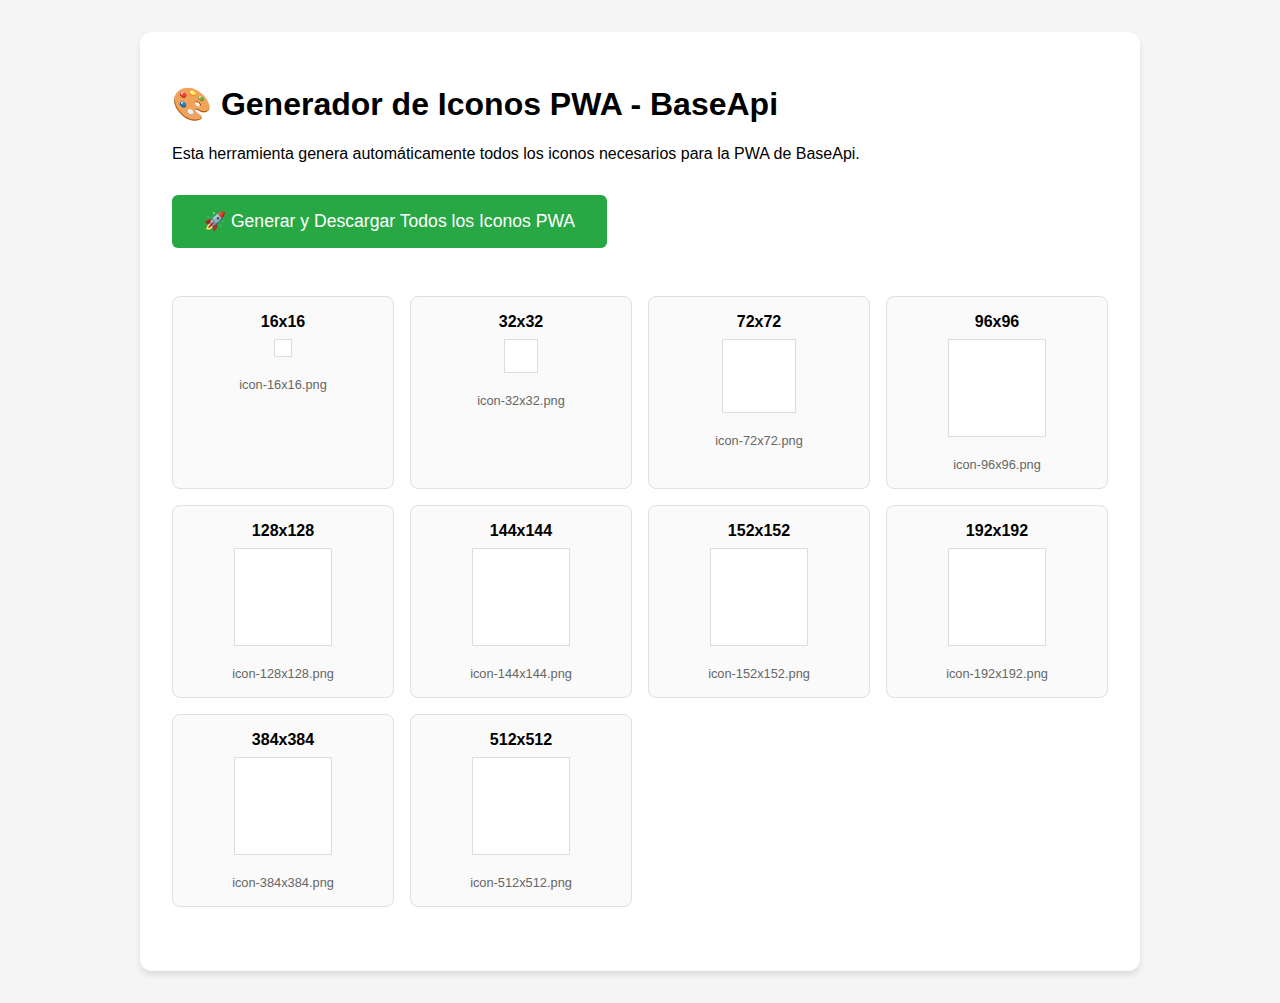
<file: wwwroot/generate-icons-png.html>
<!DOCTYPE html>
<html lang="es">
<head>
    <meta charset="UTF-8">
    <meta name="viewport" content="width=device-width, initial-scale=1.0">
    <title>Generar Iconos PWA - BaseApi</title>
    <style>
        body {
            font-family: 'Segoe UI', Tahoma, Geneva, Verdana, sans-serif;
            max-width: 1000px;
            margin: 0 auto;
            padding: 2rem;
            background: #f5f5f5;
        }
        
        .generator {
            background: white;
            padding: 2rem;
            border-radius: 12px;
            box-shadow: 0 4px 6px rgba(0, 0, 0, 0.1);
        }
        
        .icon-preview {
            display: grid;
            grid-template-columns: repeat(auto-fit, minmax(200px, 1fr));
            gap: 1rem;
            margin: 2rem 0;
        }
        
        .icon-item {
            text-align: center;
            padding: 1rem;
            border: 1px solid #e0e0e0;
            border-radius: 8px;
            background: #fafafa;
        }
        
        .icon-item canvas {
            border: 1px solid #ddd;
            margin-bottom: 0.5rem;
            background: white;
        }
        
        .download-btn {
            padding: 0.5rem 1rem;
            background: #667eea;
            color: white;
            border: none;
            border-radius: 4px;
            cursor: pointer;
            margin: 0.25rem;
        }
        
        .download-btn:hover {
            background: #764ba2;
        }
        
        .download-all {
            padding: 1rem 2rem;
            font-size: 1.1rem;
            background: #28a745;
            color: white;
            border: none;
            border-radius: 6px;
            cursor: pointer;
            margin: 1rem 0;
        }
        
        .download-all:hover {
            background: #218838;
        }
        
        .status {
            padding: 1rem;
            margin: 1rem 0;
            border-radius: 6px;
            background: #d4edda;
            border: 1px solid #c3e6cb;
            color: #155724;
        }
    </style>
</head>
<body>
    <div class="generator">
        <h1>🎨 Generador de Iconos PWA - BaseApi</h1>
        <p>Esta herramienta genera automáticamente todos los iconos necesarios para la PWA de BaseApi.</p>
        
        <div id="status" class="status" style="display: none;">
            Iconos generados correctamente. Ahora puedes ver la opción de instalar PWA en tu navegador.
        </div>
        
        <button onclick="generateAndDownloadAll()" class="download-all">
            🚀 Generar y Descargar Todos los Iconos PWA
        </button>
        
        <div class="icon-preview" id="iconPreview">
            <!-- Los iconos se generarán aquí -->
        </div>
    </div>
    
    <script>
        // Tamaños necesarios para PWA completa
        const iconSizes = [
            16, 32, 72, 96, 128, 144, 152, 192, 384, 512
        ];
        
        function createIcon(size) {
            const canvas = document.createElement('canvas');
            const ctx = canvas.getContext('2d');
            
            canvas.width = size;
            canvas.height = size;
            
            // Crear gradiente de BaseApi
            const gradient = ctx.createLinearGradient(0, 0, size, size);
            gradient.addColorStop(0, '#667eea');
            gradient.addColorStop(1, '#764ba2');
            
            // Fondo con gradiente y bordes redondeados
            const radius = size * 0.125;
            ctx.fillStyle = gradient;
            roundRect(ctx, 0, 0, size, size, radius);
            ctx.fill();
            
            // Texto "BA" (BaseApi)
            ctx.fillStyle = 'white';
            ctx.font = `bold ${size * 0.375}px Arial, sans-serif`;
            ctx.textAlign = 'center';
            ctx.textBaseline = 'middle';
            ctx.fillText('BA', size / 2, size * 0.68);
            
            // Decoración superior - círculo
            ctx.fillStyle = 'rgba(255, 255, 255, 0.3)';
            ctx.beginPath();
            ctx.arc(size / 2, size * 0.31, size * 0.104, 0, 2 * Math.PI);
            ctx.fill();
            
            // Decoración superior - rectángulo
            ctx.fillStyle = 'rgba(255, 255, 255, 0.2)';
            const rectSize = size * 0.208;
            const rectRadius = size * 0.042;
            roundRect(ctx, (size - rectSize) / 2, size * 0.208, rectSize, rectSize, rectRadius);
            ctx.fill();
            
            return canvas;
        }
        
        function roundRect(ctx, x, y, width, height, radius) {
            ctx.beginPath();
            ctx.moveTo(x + radius, y);
            ctx.lineTo(x + width - radius, y);
            ctx.quadraticCurveTo(x + width, y, x + width, y + radius);
            ctx.lineTo(x + width, y + height - radius);
            ctx.quadraticCurveTo(x + width, y + height, x + width - radius, y + height);
            ctx.lineTo(x + radius, y + height);
            ctx.quadraticCurveTo(x, y + height, x, y + height - radius);
            ctx.lineTo(x, y + radius);
            ctx.quadraticCurveTo(x, y, x + radius, y);
            ctx.closePath();
        }
        
        function downloadCanvas(canvas, filename) {
            return new Promise((resolve) => {
                canvas.toBlob((blob) => {
                    const link = document.createElement('a');
                    link.download = filename;
                    link.href = URL.createObjectURL(blob);
                    link.click();
                    URL.revokeObjectURL(link.href);
                    resolve();
                }, 'image/png');
            });
        }
        
        async function generateAndDownloadAll() {
            const preview = document.getElementById('iconPreview');
            const statusDiv = document.getElementById('status');
            
            preview.innerHTML = '<p>Generando iconos...</p>';
            
            // Generar y mostrar iconos
            for (const size of iconSizes) {
                const canvas = createIcon(size);
                
                const iconItem = document.createElement('div');
                iconItem.className = 'icon-item';
                
                const displayCanvas = canvas.cloneNode();
                const displayCtx = displayCanvas.getContext('2d');
                displayCtx.drawImage(canvas, 0, 0);
                
                // Redimensionar para mostrar (máximo 96px)
                const displaySize = Math.min(96, size);
                displayCanvas.style.width = displaySize + 'px';
                displayCanvas.style.height = displaySize + 'px';
                
                iconItem.innerHTML = `
                    <div><strong>${size}x${size}</strong></div>
                    <div style="margin: 0.5rem 0;">${displayCanvas.outerHTML}</div>
                    <button class="download-btn" onclick="downloadIcon(${size})">
                        📥 Descargar
                    </button>
                `;
                
                preview.appendChild(iconItem);
                
                // Descargar automáticamente
                await downloadCanvas(canvas, `icon-${size}x${size}.png`);
                await new Promise(resolve => setTimeout(resolve, 100)); // Pequeña pausa
            }
            
            // Mostrar mensaje de éxito
            statusDiv.style.display = 'block';
            statusDiv.innerHTML = `
                ✅ <strong>¡Iconos generados exitosamente!</strong><br>
                📂 Se han descargado ${iconSizes.length} iconos PNG<br>
                📋 <strong>Próximos pasos:</strong><br>
                1. Mueve los archivos descargados a la carpeta <code>wwwroot/images/</code><br>
                2. Recarga la página principal de BaseApi<br>
                3. Verás la opción de "Instalar" en la barra de direcciones
            `;
        }
        
        function downloadIcon(size) {
            const canvas = createIcon(size);
            downloadCanvas(canvas, `icon-${size}x${size}.png`);
        }
        
        // Auto-generar al cargar para vista previa
        window.addEventListener('load', () => {
            const preview = document.getElementById('iconPreview');
            iconSizes.forEach(size => {
                const canvas = createIcon(size);
                
                const iconItem = document.createElement('div');
                iconItem.className = 'icon-item';
                
                const displayCanvas = canvas.cloneNode();
                const displayCtx = displayCanvas.getContext('2d');
                displayCtx.drawImage(canvas, 0, 0);
                
                const displaySize = Math.min(96, size);
                displayCanvas.style.width = displaySize + 'px';
                displayCanvas.style.height = displaySize + 'px';
                
                iconItem.innerHTML = `
                    <div><strong>${size}x${size}</strong></div>
                    <div style="margin: 0.5rem 0;">${displayCanvas.outerHTML}</div>
                    <div style="font-size: 0.8rem; color: #666;">icon-${size}x${size}.png</div>
                `;
                
                preview.appendChild(iconItem);
            });
        });
    </script>
</body>
</html>
</file>
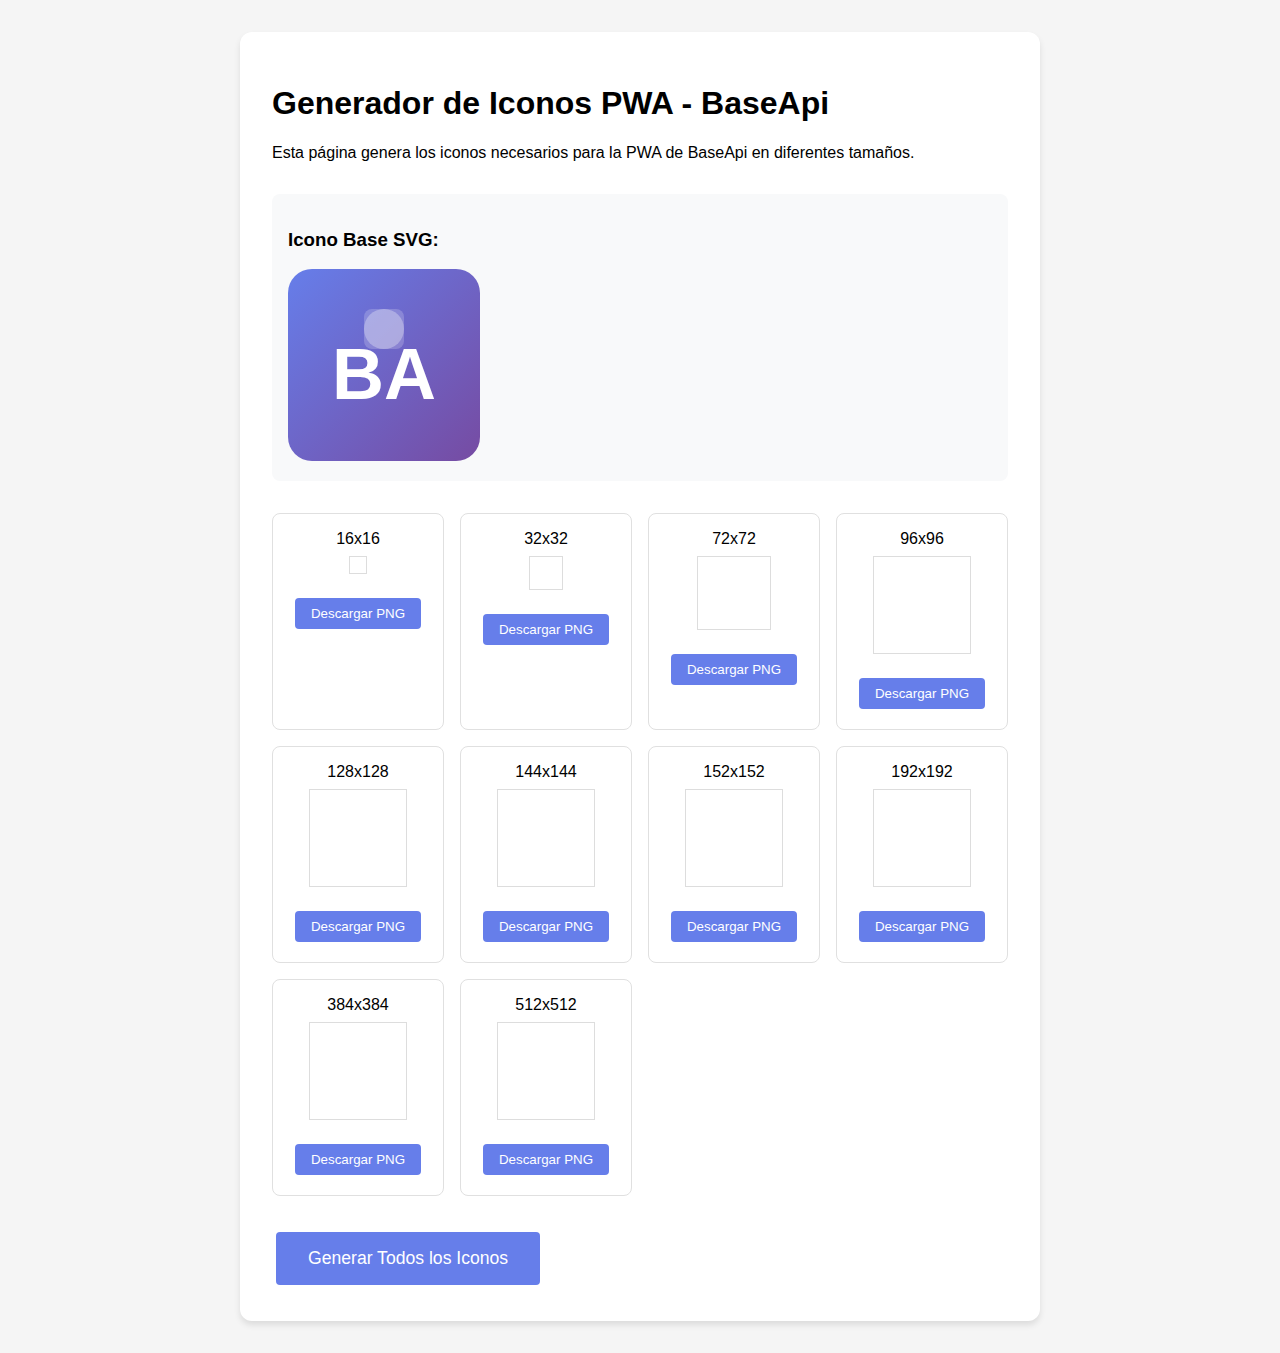
<file: wwwroot/generate-icons.html>
<!DOCTYPE html>
<html lang="es">
<head>
    <meta charset="UTF-8">
    <meta name="viewport" content="width=device-width, initial-scale=1.0">
    <title>Generador de Iconos PWA - BaseApi</title>
    <style>
        body {
            font-family: 'Segoe UI', Tahoma, Geneva, Verdana, sans-serif;
            max-width: 800px;
            margin: 0 auto;
            padding: 2rem;
            background: #f5f5f5;
        }
        
        .generator {
            background: white;
            padding: 2rem;
            border-radius: 12px;
            box-shadow: 0 4px 6px rgba(0, 0, 0, 0.1);
        }
        
        .icon-preview {
            display: grid;
            grid-template-columns: repeat(auto-fit, minmax(150px, 1fr));
            gap: 1rem;
            margin: 2rem 0;
        }
        
        .icon-item {
            text-align: center;
            padding: 1rem;
            border: 1px solid #e0e0e0;
            border-radius: 8px;
        }
        
        .icon-item canvas {
            border: 1px solid #ddd;
            margin-bottom: 0.5rem;
        }
        
        .download-btn {
            padding: 0.5rem 1rem;
            background: #667eea;
            color: white;
            border: none;
            border-radius: 4px;
            cursor: pointer;
            margin: 0.25rem;
        }
        
        .download-btn:hover {
            background: #764ba2;
        }
        
        .icon-svg {
            margin: 2rem 0;
            padding: 1rem;
            background: #f8f9fa;
            border-radius: 8px;
        }
    </style>
</head>
<body>
    <div class="generator">
        <h1>Generador de Iconos PWA - BaseApi</h1>
        <p>Esta página genera los iconos necesarios para la PWA de BaseApi en diferentes tamaños.</p>
        
        <div class="icon-svg">
            <h3>Icono Base SVG:</h3>
            <svg id="baseIcon" width="192" height="192" viewBox="0 0 192 192" xmlns="http://www.w3.org/2000/svg">
                <defs>
                    <linearGradient id="gradient" x1="0%" y1="0%" x2="100%" y2="100%">
                        <stop offset="0%" style="stop-color:#667eea;stop-opacity:1" />
                        <stop offset="100%" style="stop-color:#764ba2;stop-opacity:1" />
                    </linearGradient>
                </defs>
                
                <!-- Fondo con gradiente -->
                <rect width="192" height="192" rx="24" fill="url(#gradient)"/>
                
                <!-- Texto "BA" -->
                <text x="96" y="130" font-family="Arial, sans-serif" font-size="72" font-weight="bold" 
                      text-anchor="middle" fill="white">BA</text>
                
                <!-- Decoración -->
                <circle cx="96" cy="60" r="20" fill="rgba(255,255,255,0.3)"/>
                <rect x="76" y="40" width="40" height="40" rx="8" fill="rgba(255,255,255,0.2)"/>
            </svg>
        </div>
        
        <div class="icon-preview" id="iconPreview">
            <!-- Los iconos se generarán aquí -->
        </div>
        
        <button onclick="generateAllIcons()" class="download-btn" style="font-size: 1.1rem; padding: 1rem 2rem;">
            Generar Todos los Iconos
        </button>
    </div>
    
    <script>
        // Tamaños de iconos necesarios para PWA
        const iconSizes = [16, 32, 72, 96, 128, 144, 152, 192, 384, 512];
        
        function createIcon(size) {
            const canvas = document.createElement('canvas');
            const ctx = canvas.getContext('2d');
            
            canvas.width = size;
            canvas.height = size;
            
            // Crear gradiente
            const gradient = ctx.createLinearGradient(0, 0, size, size);
            gradient.addColorStop(0, '#667eea');
            gradient.addColorStop(1, '#764ba2');
            
            // Fondo con gradiente y bordes redondeados
            const radius = size * 0.125; // 12.5% del tamaño
            ctx.fillStyle = gradient;
            roundRect(ctx, 0, 0, size, size, radius);
            ctx.fill();
            
            // Texto "BA"
            ctx.fillStyle = 'white';
            ctx.font = `bold ${size * 0.375}px Arial, sans-serif`;
            ctx.textAlign = 'center';
            ctx.textBaseline = 'middle';
            ctx.fillText('BA', size / 2, size * 0.68);
            
            // Decoración superior
            ctx.fillStyle = 'rgba(255, 255, 255, 0.3)';
            ctx.beginPath();
            ctx.arc(size / 2, size * 0.31, size * 0.104, 0, 2 * Math.PI);
            ctx.fill();
            
            ctx.fillStyle = 'rgba(255, 255, 255, 0.2)';
            const rectSize = size * 0.208;
            const rectRadius = size * 0.042;
            roundRect(ctx, (size - rectSize) / 2, size * 0.208, rectSize, rectSize, rectRadius);
            ctx.fill();
            
            return canvas;
        }
        
        function roundRect(ctx, x, y, width, height, radius) {
            ctx.beginPath();
            ctx.moveTo(x + radius, y);
            ctx.lineTo(x + width - radius, y);
            ctx.quadraticCurveTo(x + width, y, x + width, y + radius);
            ctx.lineTo(x + width, y + height - radius);
            ctx.quadraticCurveTo(x + width, y + height, x + width - radius, y + height);
            ctx.lineTo(x + radius, y + height);
            ctx.quadraticCurveTo(x, y + height, x, y + height - radius);
            ctx.lineTo(x, y + radius);
            ctx.quadraticCurveTo(x, y, x + radius, y);
            ctx.closePath();
        }
        
        function downloadCanvas(canvas, filename) {
            const link = document.createElement('a');
            link.download = filename;
            link.href = canvas.toDataURL('image/png');
            link.click();
        }
        
        function generateAllIcons() {
            const preview = document.getElementById('iconPreview');
            preview.innerHTML = '';
            
            iconSizes.forEach(size => {
                const canvas = createIcon(size);
                
                const iconItem = document.createElement('div');
                iconItem.className = 'icon-item';
                
                const displayCanvas = canvas.cloneNode();
                const displayCtx = displayCanvas.getContext('2d');
                displayCtx.drawImage(canvas, 0, 0);
                
                // Redimensionar para mostrar
                if (size > 96) {
                    displayCanvas.style.width = '96px';
                    displayCanvas.style.height = '96px';
                }
                
                iconItem.innerHTML = `
                    <div>${size}x${size}</div>
                    <div style="margin: 0.5rem 0;">${displayCanvas.outerHTML}</div>
                    <button class="download-btn" onclick="downloadIcon(${size})">
                        Descargar PNG
                    </button>
                `;
                
                preview.appendChild(iconItem);
            });
        }
        
        function downloadIcon(size) {
            const canvas = createIcon(size);
            downloadCanvas(canvas, `icon-${size}x${size}.png`);
        }
        
        // Generar iconos al cargar
        window.addEventListener('load', generateAllIcons);
    </script>
</body>
</html>
</file>
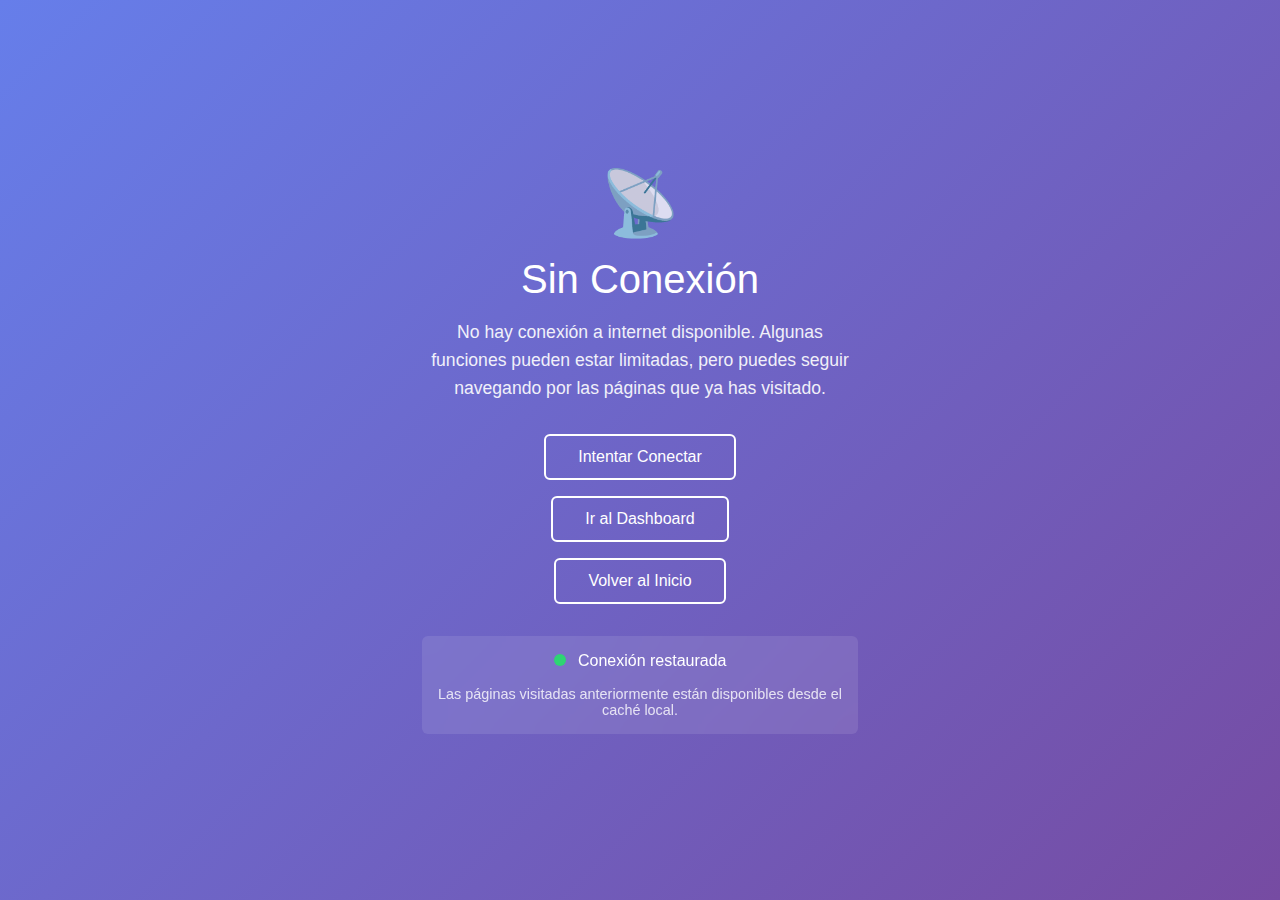
<file: wwwroot/offline.html>
<!DOCTYPE html>
<html lang="es">
<head>
    <meta charset="UTF-8">
    <meta name="viewport" content="width=device-width, initial-scale=1.0">
    <title>Sin Conexión - BaseApi</title>
    <style>
        * {
            margin: 0;
            padding: 0;
            box-sizing: border-box;
        }
        
        body {
            font-family: 'Segoe UI', Tahoma, Geneva, Verdana, sans-serif;
            background: linear-gradient(135deg, #667eea 0%, #764ba2 100%);
            min-height: 100vh;
            display: flex;
            align-items: center;
            justify-content: center;
            color: white;
        }
        
        .offline-container {
            text-align: center;
            max-width: 500px;
            padding: 2rem;
        }
        
        .offline-icon {
            font-size: 4rem;
            margin-bottom: 1rem;
            opacity: 0.8;
        }
        
        .offline-title {
            font-size: 2.5rem;
            margin-bottom: 1rem;
            font-weight: 300;
        }
        
        .offline-message {
            font-size: 1.1rem;
            line-height: 1.6;
            margin-bottom: 2rem;
            opacity: 0.9;
        }
        
        .offline-actions {
            display: flex;
            flex-direction: column;
            gap: 1rem;
            align-items: center;
        }
        
        .btn {
            padding: 0.75rem 2rem;
            border: 2px solid white;
            background: transparent;
            color: white;
            border-radius: 6px;
            font-size: 1rem;
            cursor: pointer;
            transition: all 0.3s ease;
            text-decoration: none;
            display: inline-block;
        }
        
        .btn:hover {
            background: white;
            color: #667eea;
        }
        
        .connection-status {
            margin-top: 2rem;
            padding: 1rem;
            border-radius: 6px;
            background: rgba(255, 255, 255, 0.1);
            backdrop-filter: blur(10px);
        }
        
        .status-indicator {
            display: inline-block;
            width: 12px;
            height: 12px;
            border-radius: 50%;
            margin-right: 0.5rem;
        }
        
        .status-offline {
            background: #ff4757;
        }
        
        .status-online {
            background: #2ed573;
        }
        
        .cached-data {
            margin-top: 1rem;
            font-size: 0.9rem;
            opacity: 0.8;
        }
        
        @media (max-width: 480px) {
            .offline-title {
                font-size: 2rem;
            }
            
            .offline-container {
                padding: 1rem;
            }
        }
        
        /* Animación de pulso para el indicador offline */
        @keyframes pulse {
            0% { opacity: 1; }
            50% { opacity: 0.5; }
            100% { opacity: 1; }
        }
        
        .status-offline {
            animation: pulse 2s infinite;
        }
    </style>
</head>
<body>
    <div class="offline-container">
        <div class="offline-icon">📡</div>
        <h1 class="offline-title">Sin Conexión</h1>
        <p class="offline-message">
            No hay conexión a internet disponible. Algunas funciones pueden estar limitadas, 
            pero puedes seguir navegando por las páginas que ya has visitado.
        </p>
        
        <div class="offline-actions">
            <button class="btn" onclick="tryReconnect()">Intentar Conectar</button>
            <a href="/dashboard.html" class="btn">Ir al Dashboard</a>
            <a href="/" class="btn">Volver al Inicio</a>
        </div>
        
        <div class="connection-status">
            <div>
                <span class="status-indicator status-offline" id="statusIndicator"></span>
                <span id="connectionStatus">Sin conexión a internet</span>
            </div>
            <div class="cached-data">
                Las páginas visitadas anteriormente están disponibles desde el caché local.
            </div>
        </div>
    </div>
    
    <script>
        // Verificar estado de conexión
        function updateConnectionStatus() {
            const indicator = document.getElementById('statusIndicator');
            const status = document.getElementById('connectionStatus');
            
            if (navigator.onLine) {
                indicator.className = 'status-indicator status-online';
                status.textContent = 'Conexión restaurada';
                
                // Redirigir automáticamente después de 2 segundos
                setTimeout(() => {
                    window.location.href = '/dashboard.html';
                }, 2000);
            } else {
                indicator.className = 'status-indicator status-offline';
                status.textContent = 'Sin conexión a internet';
            }
        }
        
        // Intentar reconectar
        function tryReconnect() {
            updateConnectionStatus();
            
            if (navigator.onLine) {
                // Intentar hacer una petición real para verificar conectividad
                fetch('/api/health', { 
                    method: 'GET',
                    cache: 'no-cache'
                })
                .then(() => {
                    window.location.href = '/dashboard.html';
                })
                .catch(() => {
                    alert('Aún no se puede conectar al servidor. Inténtalo nuevamente.');
                });
            } else {
                alert('No se detecta conexión a internet. Verifica tu red.');
            }
        }
        
        // Escuchar eventos de conexión
        window.addEventListener('online', updateConnectionStatus);
        window.addEventListener('offline', updateConnectionStatus);
        
        // Verificar estado inicial
        updateConnectionStatus();
        
        // Verificar cada 30 segundos si hay conexión
        setInterval(updateConnectionStatus, 30000);
        
        // Registrar service worker si no está registrado
        if ('serviceWorker' in navigator) {
            navigator.serviceWorker.register('/sw.js')
                .then(registration => {
                    console.log('[Offline] Service Worker registered');
                })
                .catch(error => {
                    console.log('[Offline] Service Worker registration failed');
                });
        }
    </script>
</body>
</html>
</file>
